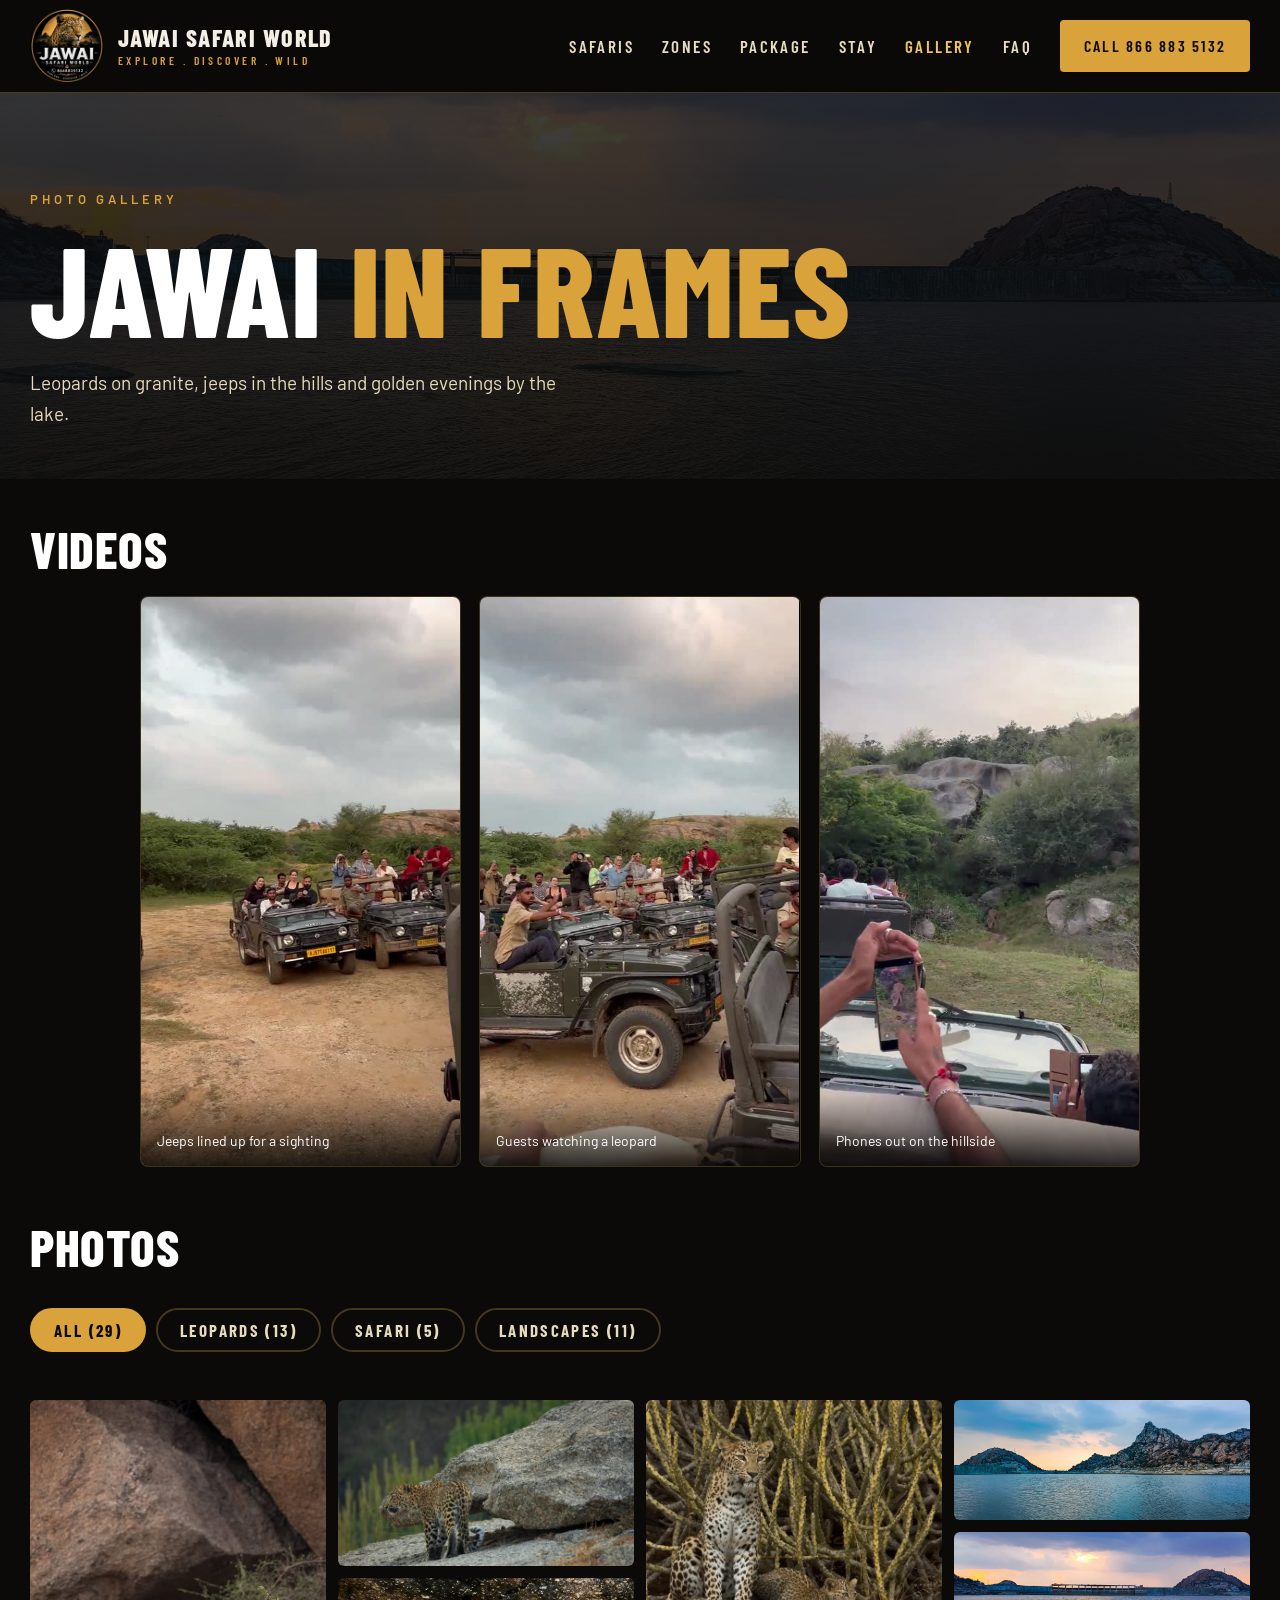
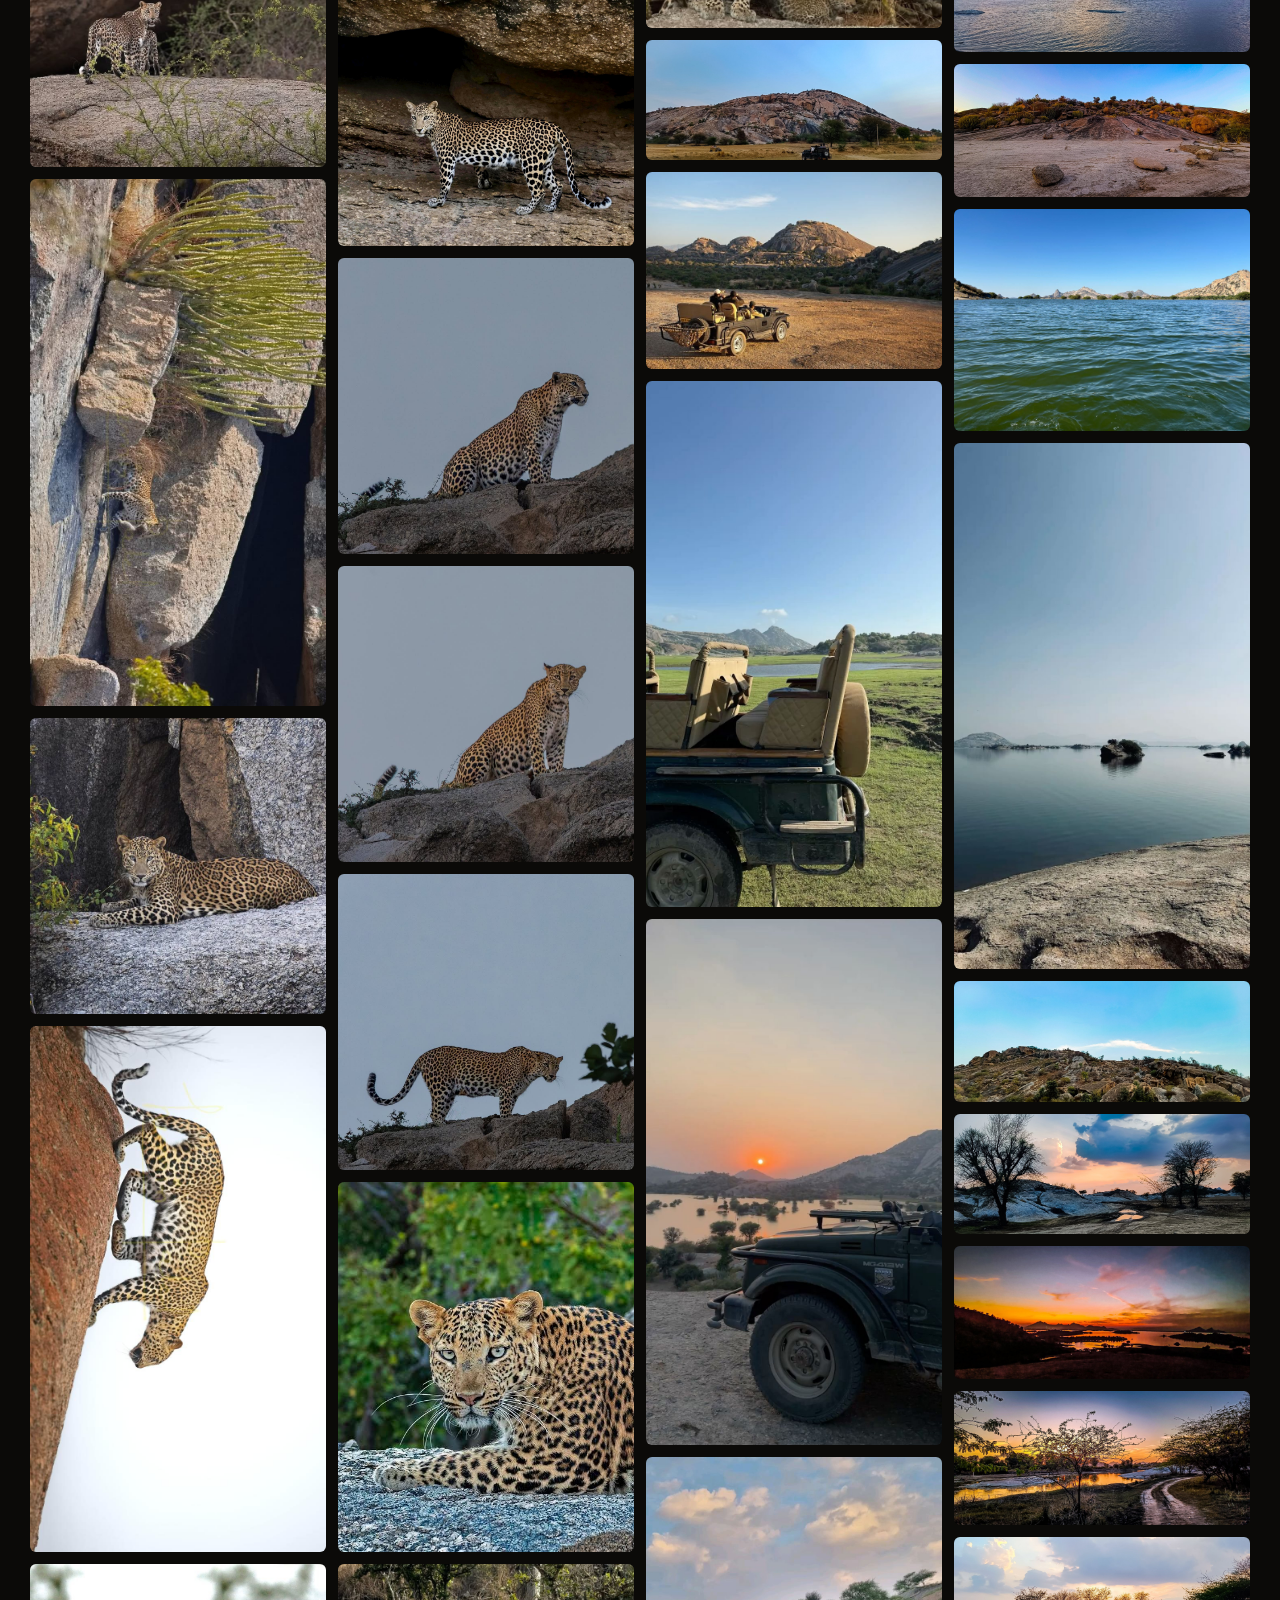
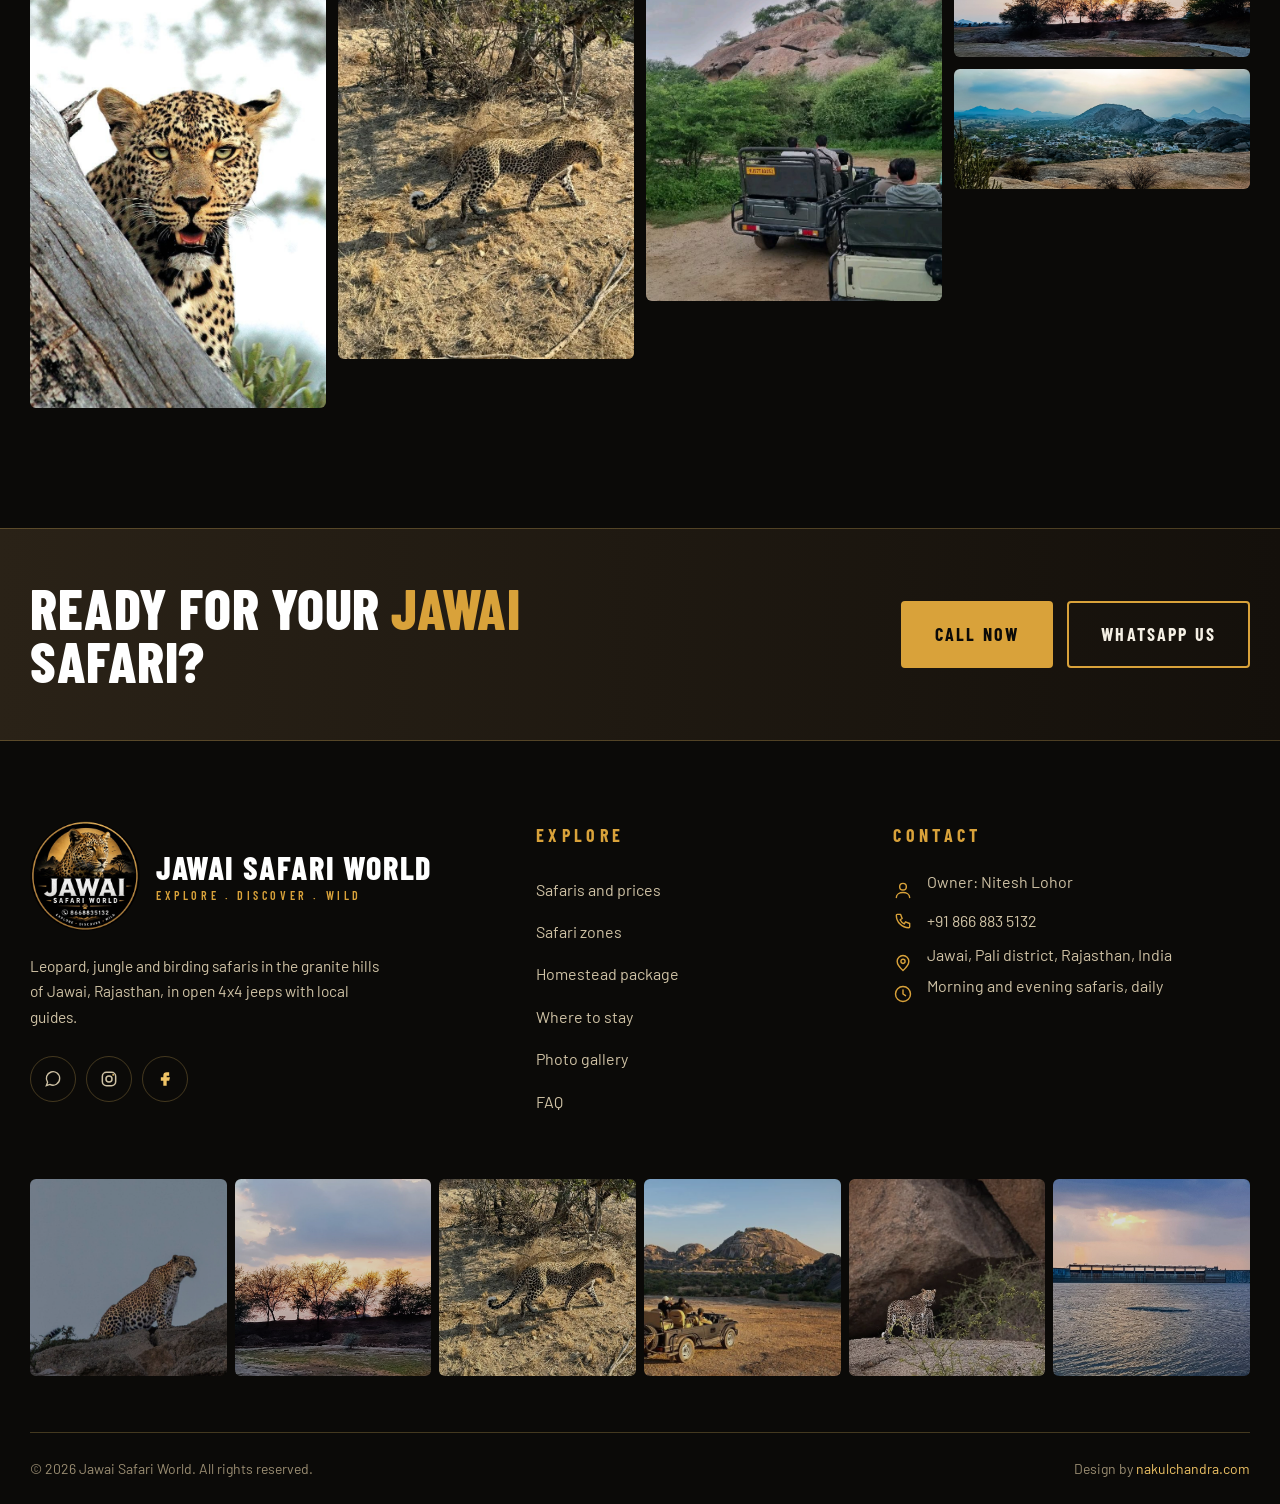
<file: gallery.html>
<!doctype html><html lang="en"><head><meta charset="utf-8"><meta name="viewport" content="width=device-width,initial-scale=1">
<title>Gallery | Jawai Safari World</title><meta name="description" content="Photos of leopards, safari jeeps and sunsets from Jawai, Rajasthan."><link rel="icon" href="assets/logo.png"><link rel="preconnect" href="https://fonts.googleapis.com"><link rel="preconnect" href="https://fonts.gstatic.com" crossorigin>
<link href="https://fonts.googleapis.com/css2?family=Barlow+Condensed:wght@600;700;800&family=Barlow:wght@400;500;600&display=swap" rel="stylesheet"><link rel="stylesheet" href="assets/style.css"></head><body><header><div class="wrap nav">
<a class="logo" href="index.html"><img src="assets/logo.png" alt="Jawai Safari World logo"><span>Jawai Safari World<small>Explore . Discover . Wild</small></span></a>
<button class="burger" aria-label="Open menu" aria-expanded="false"><i></i></button>
<nav class="menu" id="menu"><a href="index.html#safaris">Safaris</a><a href="index.html#zones">Zones</a><a href="index.html#package">Package</a><a href="index.html#stay">Stay</a><a href="gallery.html" class="on">Gallery</a><a href="index.html#faq">FAQ</a><a class="btn fill" href="tel:+918668835132">Call 866 883 5132</a></nav></div></header>
<section class="ghero"><div class="wrap"><span class="eyebrow">Photo gallery</span><h1>Jawai <em>in frames</em></h1><p>Leopards on granite, jeeps in the hills and golden evenings by the lake.</p></div></section>
<section class="gsec"><div class="wrap"><h2 class="vh">Videos</h2><div class="vgrid g"><div class="vc"><video muted loop playsinline preload="none" poster="assets/video/safari-1.jpg" aria-label="Jeeps lined up for a sighting"><source src="assets/video/safari-1.mp4" type="video/mp4"></video><span>Jeeps lined up for a sighting</span></div><div class="vc"><video muted loop playsinline preload="none" poster="assets/video/safari-2.jpg" aria-label="Guests watching a leopard"><source src="assets/video/safari-2.mp4" type="video/mp4"></video><span>Guests watching a leopard</span></div><div class="vc"><video muted loop playsinline preload="none" poster="assets/video/safari-3.jpg" aria-label="Phones out on the hillside"><source src="assets/video/safari-3.mp4" type="video/mp4"></video><span>Phones out on the hillside</span></div></div><h2 class="vh">Photos</h2><div class="filters"><button class="on" data-f="all">All (29)</button><button data-f="Leopards">Leopards (13)</button><button data-f="Safari">Safari (5)</button><button data-f="Landscapes">Landscapes (11)</button></div><div class="gm"><a href="assets/images/leopard-cave.jpg" data-c="Leopards" data-cap="Leopard near a rock cave"><img src="assets/images/leopard-cave.jpg" alt="Leopard near a rock cave" width="736" height="914" loading="lazy"></a><a href="assets/images/leopard-cliff.jpg" data-c="Leopards" data-cap="Leopard on a cliff"><img src="assets/images/leopard-cliff.jpg" alt="Leopard on a cliff" width="720" height="1280" loading="lazy"></a><a href="assets/images/leopard-crevice.jpg" data-c="Leopards" data-cap="Leopard in a rock crevice"><img src="assets/images/leopard-crevice.jpg" alt="Leopard in a rock crevice" width="736" height="736" loading="lazy"></a><a href="assets/images/leopard-descent.jpg" data-c="Leopards" data-cap="Leopard climbing down the rocks"><img src="assets/images/leopard-descent.jpg" alt="Leopard climbing down the rocks" width="720" height="1280" loading="lazy"></a><a href="assets/images/leopard-log.jpg" data-c="Leopards" data-cap="Leopard resting on a log"><img src="assets/images/leopard-log.jpg" alt="Leopard resting on a log" width="690" height="1035" loading="lazy"></a><a href="assets/images/leopard-lookback.jpg" data-c="Leopards" data-cap="Leopard looking back"><img src="assets/images/leopard-lookback.jpg" alt="Leopard looking back" width="1280" height="720" loading="lazy"></a><a href="assets/images/leopard-prowl.jpg" data-c="Leopards" data-cap="Leopard on the prowl"><img src="assets/images/leopard-prowl.jpg" alt="Leopard on the prowl" width="1800" height="1627" loading="lazy"></a><a href="assets/images/leopard-rock-1.jpg" data-c="Leopards" data-cap="Leopard on a rock"><img src="assets/images/leopard-rock-1.jpg" alt="Leopard on a rock" width="1080" height="1080" loading="lazy"></a><a href="assets/images/leopard-rock-2.jpg" data-c="Leopards" data-cap="Leopard resting on a rock"><img src="assets/images/leopard-rock-2.jpg" alt="Leopard resting on a rock" width="1080" height="1080" loading="lazy"></a><a href="assets/images/leopard-rock-3.jpg" data-c="Leopards" data-cap="Leopard watching from a rock"><img src="assets/images/leopard-rock-3.jpg" alt="Leopard watching from a rock" width="1080" height="1080" loading="lazy"></a><a href="assets/images/leopard-stare.jpg" data-c="Leopards" data-cap="Leopard staring at the camera"><img src="assets/images/leopard-stare.jpg" alt="Leopard staring at the camera" width="495" height="619" loading="lazy"></a><a href="assets/images/leopard-walk.jpg" data-c="Leopards" data-cap="Leopard walking across the hills"><img src="assets/images/leopard-walk.jpg" alt="Leopard walking across the hills" width="736" height="981" loading="lazy"></a><a href="assets/images/mother-cub.jpg" data-c="Leopards" data-cap="Leopard mother with her cub"><img src="assets/images/mother-cub.jpg" alt="Leopard mother with her cub" width="1279" height="987" loading="lazy"></a><a href="assets/images/jeep-granite-hill.jpg" data-c="Safari" data-cap="Safari jeep on a granite hill"><img src="assets/images/jeep-granite-hill.jpg" alt="Safari jeep on a granite hill" width="1800" height="730" loading="lazy"></a><a href="assets/images/jeep-hills.jpg" data-c="Safari" data-cap="Safari jeep in the Jawai hills"><img src="assets/images/jeep-hills.jpg" alt="Safari jeep in the Jawai hills" width="736" height="488" loading="lazy"></a><a href="assets/images/jeep-seats.jpg" data-c="Safari" data-cap="Open jeep seats for safari guests"><img src="assets/images/jeep-seats.jpg" alt="Open jeep seats for safari guests" width="736" height="1308" loading="lazy"></a><a href="assets/images/jeep-sunset-lake.jpg" data-c="Safari" data-cap="Safari jeep at sunset by the lake"><img src="assets/images/jeep-sunset-lake.jpg" alt="Safari jeep at sunset by the lake" width="736" height="1308" loading="lazy"></a><a href="assets/images/jeeps-clouds.jpg" data-c="Safari" data-cap="Safari jeeps under dramatic clouds"><img src="assets/images/jeeps-clouds.jpg" alt="Safari jeeps under dramatic clouds" width="736" height="1104" loading="lazy"></a><a href="assets/images/dam-evening.jpg" data-c="Landscapes" data-cap="Jawai dam at evening"><img src="assets/images/dam-evening.jpg" alt="Jawai dam at evening" width="1800" height="730" loading="lazy"></a><a href="assets/images/dam-sunset.jpg" data-c="Landscapes" data-cap="Sunset over the Jawai dam"><img src="assets/images/dam-sunset.jpg" alt="Sunset over the Jawai dam" width="1800" height="730" loading="lazy"></a><a href="assets/images/granite-slab.jpg" data-c="Landscapes" data-cap="Granite slab in the Jawai hills"><img src="assets/images/granite-slab.jpg" alt="Granite slab in the Jawai hills" width="1800" height="812" loading="lazy"></a><a href="assets/images/lake-blue.jpg" data-c="Landscapes" data-cap="Blue waters of Jawai lake"><img src="assets/images/lake-blue.jpg" alt="Blue waters of Jawai lake" width="1600" height="1200" loading="lazy"></a><a href="assets/images/lake-calm.jpg" data-c="Landscapes" data-cap="Calm lake in Jawai"><img src="assets/images/lake-calm.jpg" alt="Calm lake in Jawai" width="736" height="1308" loading="lazy"></a><a href="assets/images/rocky-hill.jpg" data-c="Landscapes" data-cap="Rocky hill of Jawai"><img src="assets/images/rocky-hill.jpg" alt="Rocky hill of Jawai" width="1800" height="730" loading="lazy"></a><a href="assets/images/sunset-clouds.jpg" data-c="Landscapes" data-cap="Sunset clouds over Jawai"><img src="assets/images/sunset-clouds.jpg" alt="Sunset clouds over Jawai" width="1800" height="730" loading="lazy"></a><a href="assets/images/sunset-glow.jpg" data-c="Landscapes" data-cap="Golden sunset glow"><img src="assets/images/sunset-glow.jpg" alt="Golden sunset glow" width="1800" height="812" loading="lazy"></a><a href="assets/images/sunset-lake-tree.jpg" data-c="Landscapes" data-cap="Sunset by the lake with a lone tree"><img src="assets/images/sunset-lake-tree.jpg" alt="Sunset by the lake with a lone tree" width="1800" height="812" loading="lazy"></a><a href="assets/images/sunset-trees.jpg" data-c="Landscapes" data-cap="Trees at sunset"><img src="assets/images/sunset-trees.jpg" alt="Trees at sunset" width="1800" height="730" loading="lazy"></a><a href="assets/images/village-hills.jpg" data-c="Landscapes" data-cap="Village below the Jawai hills"><img src="assets/images/village-hills.jpg" alt="Village below the Jawai hills" width="1800" height="730" loading="lazy"></a></div></div></section>
<div class="lb" id="lb" role="dialog" aria-modal="true" aria-label="Image viewer"><button class="x" aria-label="Close">&times;</button><button class="pv" aria-label="Previous">&#8249;</button><img alt=""><button class="nx" aria-label="Next">&#8250;</button><div class="cap"></div></div>
<footer>
<div class="fcta"><div class="wrap"><h3>Ready for your <em>Jawai</em> safari?</h3><div class="cta"><a class="btn fill" href="tel:+918668835132">Call now</a><a class="btn line" href="https://wa.me/918668835132?text=Hello%20Jawai%20Safari%20World%2C%20I%20would%20like%20to%20plan%20a%20safari." target="_blank" rel="noopener">WhatsApp us</a></div></div></div>
<div class="wrap foot"><div><div class="fl"><img src="assets/logo.png" alt="Jawai Safari World logo"><span>Jawai Safari World<small>Explore . Discover . Wild</small></span></div><p>Leopard, jungle and birding safaris in the granite hills of Jawai, Rajasthan, in open 4x4 jeeps with local guides.</p><div class="soc"><a href="https://wa.me/918668835132" aria-label="WhatsApp" target="_blank" rel="noopener"><svg viewBox="0 0 24 24" aria-hidden="true"><path d="M20 11.5a8 8 0 0 1-11.8 7L4 20l1.5-4.1A8 8 0 1 1 20 11.5z" fill="none" stroke="currentColor" stroke-width="1.6"/></svg></a><a href="https://www.instagram.com/jawai_safari_world_/" aria-label="Instagram" target="_blank" rel="noopener"><svg viewBox="0 0 24 24" aria-hidden="true"><rect x="4" y="4" width="16" height="16" rx="5" fill="none" stroke="currentColor" stroke-width="1.8"/><circle cx="12" cy="12" r="3.6" fill="none" stroke="currentColor" stroke-width="1.8"/><circle cx="17" cy="7" r="1.1"/></svg></a><a href="#" aria-label="Facebook"><svg viewBox="0 0 24 24" aria-hidden="true"><path d="M14 8h3V4h-3a4 4 0 0 0-4 4v2H7v4h3v6h4v-6h3l1-4h-4V8z"/></svg></a></div></div>
<div><h4>Explore</h4><ul><li><a href="index.html#safaris">Safaris and prices</a></li><li><a href="index.html#zones">Safari zones</a></li><li><a href="index.html#package">Homestead package</a></li><li><a href="index.html#stay">Where to stay</a></li><li><a href="gallery.html">Photo gallery</a></li><li><a href="index.html#faq">FAQ</a></li></ul></div>
<div class="ci"><h4>Contact</h4><ul><li><svg viewBox="0 0 24 24" aria-hidden="true"><circle cx="12" cy="8" r="4"/><path d="M4 21c0-4 4-6 8-6s8 2 8 6"/></svg><span>Owner: Nitesh Lohor</span></li><li><svg viewBox="0 0 24 24" aria-hidden="true"><path d="M5 4h4l2 5-2.5 1.5a11 11 0 0 0 5 5L15 13l5 2v4a1 1 0 0 1-1 1A15 15 0 0 1 4 5a1 1 0 0 1 1-1z"/></svg><a href="tel:+918668835132">+91 866 883 5132</a></li><li><svg viewBox="0 0 24 24" aria-hidden="true"><path d="M12 21s7-6 7-11a7 7 0 0 0-14 0c0 5 7 11 7 11z"/><circle cx="12" cy="10" r="2.5"/></svg><span>Jawai, Pali district, Rajasthan, India</span></li><li><svg viewBox="0 0 24 24" aria-hidden="true"><circle cx="12" cy="12" r="9"/><path d="M12 7v5l3 2"/></svg><span>Morning and evening safaris, daily</span></li></ul></div></div>
<div class="wrap fstrip"><a href="gallery.html"><img src="assets/images/leopard-rock-1.jpg" alt="Leopard on a rock" loading="lazy"></a><a href="gallery.html"><img src="assets/images/sunset-trees.jpg" alt="Trees at sunset" loading="lazy"></a><a href="gallery.html"><img src="assets/images/leopard-walk.jpg" alt="Leopard walking across the hills" loading="lazy"></a><a href="gallery.html"><img src="assets/images/jeep-hills.jpg" alt="Safari jeep in the Jawai hills" loading="lazy"></a><a href="gallery.html"><img src="assets/images/leopard-cave.jpg" alt="Leopard near a rock cave" loading="lazy"></a><a href="gallery.html"><img src="assets/images/dam-sunset.jpg" alt="Sunset over the Jawai dam" loading="lazy"></a></div>
<div class="wrap bar"><span>&copy; 2026 Jawai Safari World. All rights reserved.</span><span>Design by <a href="https://nakulchandra.com" target="_blank" rel="noopener">nakulchandra.com</a></span></div></footer><script>
const vio=new IntersectionObserver(e=>e.forEach(x=>{const v=x.target.querySelector('video');if(x.isIntersecting){v.play().catch(()=>{})}else v.pause()}),{threshold:.4});document.querySelectorAll('.vc').forEach(e=>vio.observe(e));
const io=new IntersectionObserver(e=>e.forEach(x=>{if(x.isIntersecting){x.target.classList.add('in');io.unobserve(x.target)}}),{threshold:.12});document.querySelectorAll('.rv').forEach(e=>io.observe(e));
const b=document.querySelector('.burger'),m=document.getElementById('menu');
b.onclick=()=>{const o=m.classList.toggle('open');b.classList.toggle('open',o);b.setAttribute('aria-expanded',o)};
m.querySelectorAll('a').forEach(a=>a.onclick=()=>{m.classList.remove('open');b.classList.remove('open');b.setAttribute('aria-expanded',false)});
</script><script>
const as=[...document.querySelectorAll('.gm a')],lb=document.getElementById('lb'),li=lb.querySelector('img'),cp=lb.querySelector('.cap');let cur=0;
const vis=()=>as.filter(a=>!a.classList.contains('hide'));
function show(i){const v=vis();cur=(i+v.length)%v.length;li.src=v[cur].href;li.alt=v[cur].dataset.cap;cp.textContent=v[cur].dataset.cap+'  ('+(cur+1)+' / '+v.length+')'}
as.forEach(a=>a.onclick=e=>{e.preventDefault();show(vis().indexOf(a));lb.classList.add('on');document.body.style.overflow='hidden'});
const close=()=>{lb.classList.remove('on');document.body.style.overflow=''};
lb.querySelector('.x').onclick=close;lb.querySelector('.pv').onclick=()=>show(cur-1);lb.querySelector('.nx').onclick=()=>show(cur+1);
lb.onclick=e=>{if(e.target===lb)close()};
document.addEventListener('keydown',e=>{if(!lb.classList.contains('on'))return;if(e.key==='Escape')close();if(e.key==='ArrowLeft')show(cur-1);if(e.key==='ArrowRight')show(cur+1)});
document.querySelectorAll('.filters button').forEach(b=>b.onclick=()=>{document.querySelectorAll('.filters button').forEach(x=>x.classList.remove('on'));b.classList.add('on');const f=b.dataset.f;as.forEach(a=>a.classList.toggle('hide',f!=='all'&&a.dataset.c!==f))});
</script></body></html>
</file>
<file: assets/style.css>
:root{--ink:#0b0a08;--ink2:#15120d;--amber:#d9a23a;--amber2:#f0c466;--bone:#f4efe4;--sand:#e9dfca;--line:rgba(240,196,102,.25)}
*{box-sizing:border-box;margin:0;padding:0}
html{scroll-behavior:smooth;scroll-padding-top:92px;-webkit-text-size-adjust:100%}
body{font-family:'Barlow',system-ui,sans-serif;background:var(--ink);color:var(--bone);line-height:1.65;font-size:17px;-webkit-font-smoothing:antialiased;overflow-x:hidden}
img{max-width:100%;display:block}
a{color:inherit;text-decoration:none}
h1,h2,h3{font-family:'Barlow Condensed',Impact,sans-serif;font-weight:800;text-transform:uppercase;line-height:.95;letter-spacing:.01em}
.wrap{width:min(1220px,100% - 48px);margin-inline:auto}
.eyebrow{font-size:13px;letter-spacing:.3em;text-transform:uppercase;font-weight:600;color:var(--amber)}
.btn{display:inline-flex;align-items:center;justify-content:center;gap:10px;padding:17px 32px;border-radius:4px;font-family:'Barlow Condensed',sans-serif;font-weight:700;font-size:18px;letter-spacing:.12em;text-transform:uppercase;border:2px solid var(--amber);transition:.25s;cursor:pointer}
.btn.fill{background:var(--amber);color:var(--ink)}
.btn.fill:hover{background:var(--amber2);border-color:var(--amber2)}
.btn.line{color:var(--bone)}
.btn.line:hover{background:var(--amber);color:var(--ink)}
.btn.sm{padding:13px 24px;font-size:16px}
.rv{opacity:0;transform:translateY(28px);transition:opacity .9s ease,transform .9s ease}
.rv.in{opacity:1;transform:none}
.sec-h{margin-bottom:56px;display:flex;justify-content:space-between;align-items:end;gap:40px;flex-wrap:wrap}
.sec-h h2{font-size:clamp(44px,5.8vw,86px);margin-top:16px;color:#fff}
.sec-h h2 em{font-style:normal;color:var(--amber)}
.sec-h p{max-width:430px;color:#cfc2a5}
.light .sec-h h2{color:var(--ink)}.light .sec-h p{color:#4a3f2e}.light .eyebrow{color:#8a5a1c}

header{position:sticky;top:0;z-index:50;background:rgba(11,10,8,.94);backdrop-filter:blur(8px);border-bottom:1px solid var(--line)}
.nav{display:flex;align-items:center;justify-content:space-between;gap:24px;min-height:92px}
.logo{display:flex;align-items:center;gap:14px}
.logo img{height:74px;width:74px}
.logo span{font-family:'Barlow Condensed',sans-serif;font-weight:800;font-size:24px;letter-spacing:.06em;text-transform:uppercase;line-height:1}
.logo small{display:block;font-size:11.5px;letter-spacing:.3em;color:var(--amber);font-weight:600;margin-top:5px}
.menu{display:flex;align-items:center;gap:28px}
.menu a{font-family:'Barlow Condensed',sans-serif;font-weight:600;font-size:17px;letter-spacing:.14em;text-transform:uppercase;color:#e8dcc0;transition:.2s}
.menu a:hover,.menu a.on{color:var(--amber2)}
.menu .btn{padding:11px 22px;font-size:16px;color:var(--ink)}
.menu .btn:hover{color:var(--ink)}
.burger{flex:0 0 48px;display:none;background:none;border:2px solid var(--line);width:48px;height:48px;border-radius:6px;cursor:pointer;position:relative}
.burger i,.burger i::before,.burger i::after{position:absolute;left:11px;width:20px;height:2px;background:var(--amber2);content:"";transition:.25s}
.burger i{top:21px}.burger i::before{left:0;top:-7px}.burger i::after{left:0;top:7px}

.hero{position:relative;min-height:max(680px,calc(100vh - 92px));min-height:max(680px,calc(100svh - 92px));display:flex;align-items:center;overflow:hidden;background:#1a140c}
.hero-bg{position:absolute;inset:0;background:url(images/leopard-lookback.jpg) 30% center/cover no-repeat;transform:scale(1.04);animation:kb 20s ease-out forwards}
@keyframes kb{to{transform:scale(1.1)}}
.hero::before{content:"";position:absolute;inset:0;z-index:1;background:linear-gradient(270deg,rgba(11,10,8,.93) 0%,rgba(11,10,8,.74) 40%,rgba(11,10,8,.12) 78%),linear-gradient(180deg,rgba(11,10,8,.4),rgba(11,10,8,0) 30%,rgba(11,10,8,.85) 100%)}
.hero .wrap{position:relative;z-index:2;display:flex;justify-content:flex-end;padding:70px 0}
.hero .hc{max-width:620px}
.hero h1{font-size:clamp(64px,9.4vw,140px);margin:20px 0 26px;color:#fff;text-shadow:0 2px 30px rgba(0,0,0,.5)}
.hero h1 em{display:block;font-style:normal;color:var(--amber)}
.hero p{font-size:20px;max-width:520px;color:#fff;text-shadow:0 1px 14px rgba(0,0,0,.7);margin-bottom:36px}
.cta{display:flex;gap:14px;flex-wrap:wrap}
.pricebar{background:var(--ink2);border-block:1px solid var(--line)}
.pricebar .wrap{display:grid;grid-template-columns:repeat(4,1fr)}
.pricebar div{padding:22px 24px;display:flex;flex-direction:column}
.pricebar div+div{border-left:1px solid var(--line)}
.pricebar small{font-size:12px;letter-spacing:.24em;text-transform:uppercase;color:#a89a7d;font-weight:600}
.pricebar b{font-family:'Barlow Condensed',sans-serif;font-size:30px;font-weight:800;color:var(--amber2);line-height:1.2}
.pricebar b i{font-style:normal;font-size:15px;color:#cfc2a5;font-weight:600;letter-spacing:.06em}

.marq{background:var(--amber);color:var(--ink);overflow:hidden;white-space:nowrap;border-block:2px solid var(--ink)}
.marq div{display:inline-flex;animation:mq 26s linear infinite}
.marq span{font-family:'Barlow Condensed',sans-serif;font-weight:800;font-size:30px;letter-spacing:.14em;text-transform:uppercase;padding:14px 30px;display:flex;align-items:center;gap:60px}
.marq span::after{content:"";width:10px;height:10px;border-radius:50%;background:var(--ink)}
@keyframes mq{to{transform:translateX(-50%)}}

.exp{padding:130px 0;background:var(--ink)}
.exp .wrap{display:grid;grid-template-columns:1fr 1fr;gap:90px;align-items:center}
.exp h2{font-size:clamp(46px,6vw,92px);margin:18px 0 30px;color:#fff}
.exp h2 em{font-style:normal;color:var(--amber)}
.exp p{color:#d9ccb0;max-width:520px;margin-bottom:18px}
.stats{display:grid;grid-template-columns:repeat(3,auto);gap:34px;margin-top:34px;justify-content:start}
.stats b{display:block;font-family:'Barlow Condensed',sans-serif;font-size:60px;font-weight:800;color:var(--amber);line-height:1}
.stats span{font-size:13px;letter-spacing:.2em;text-transform:uppercase;color:#a89a7d;font-weight:600}
.exp .pics{position:relative;padding-bottom:80px}
.exp .pics .a{width:100%;aspect-ratio:4/5;object-fit:cover;border-radius:6px;border:2px solid var(--line)}
.exp .pics .b{position:absolute;left:-26px;bottom:0;width:52%;aspect-ratio:4/3;object-fit:cover;border:8px solid var(--ink);border-radius:6px}

.safaris{padding:120px 0;background:var(--bone);color:var(--ink)}
.cards{display:grid;grid-template-columns:repeat(2,1fr);gap:26px}
.card{background:#fff;border:1px solid rgba(11,10,8,.12);border-radius:8px;overflow:hidden;display:flex;flex-direction:column}
.card .ph{position:relative;aspect-ratio:16/10;overflow:hidden}
.card .ph img{width:100%;height:100%;object-fit:cover;transition:transform .7s}
.card:hover .ph img{transform:scale(1.05)}
.dur{position:absolute;left:16px;top:16px;background:var(--ink);color:var(--amber2);font-family:'Barlow Condensed',sans-serif;font-weight:700;letter-spacing:.12em;text-transform:uppercase;font-size:15px;padding:6px 14px;border-radius:3px}
.cb{padding:28px 28px 30px;display:flex;flex-direction:column;gap:12px;flex:1}
.card h3{font-size:36px}
.card .meta{font-size:13px;letter-spacing:.16em;text-transform:uppercase;color:#8a5a1c;font-weight:600}
.card p{color:#4a3f2e;font-size:16px}
.prs{display:flex;gap:12px;flex-wrap:wrap;margin:6px 0}
.pr{flex:1 1 150px;border:2px solid var(--ink);border-radius:6px;padding:12px 16px;display:flex;flex-direction:column;line-height:1.2}
.pr span{font-size:12px;letter-spacing:.2em;text-transform:uppercase;font-weight:600;color:#6b5a3f}
.pr b{font-family:'Barlow Condensed',sans-serif;font-size:34px;font-weight:800;color:var(--ink)}
.pr small{font-size:13px;color:#6b5a3f}
.card details{border-top:1px solid rgba(11,10,8,.14);padding-top:8px}
.card summary{cursor:pointer;font-family:'Barlow Condensed',sans-serif;font-weight:700;letter-spacing:.14em;text-transform:uppercase;font-size:16px;padding:8px 0;list-style:none;display:flex;justify-content:space-between}
.card summary::after{content:"+";color:#8a5a1c;font-size:22px;line-height:1}
.card details[open] summary::after{content:"-"}
.card summary::-webkit-details-marker{display:none}
.card li{margin:6px 0 6px 20px;font-size:15.5px;color:#3d3426}
.card .btn.fill{margin-top:auto;align-self:flex-start;color:var(--ink)}
.note{margin-top:26px;font-size:14.5px;color:#5a4d38}

.zones{padding:120px 0;background:var(--ink)}
.zwrap{display:grid;grid-template-columns:.9fr 1.1fr;gap:50px;align-items:start}
.zmap{position:sticky;top:110px;border-radius:8px;overflow:hidden;border:2px solid var(--line);background:#fff}
.zmap img{width:100%}
.zlist{display:flex;flex-direction:column;gap:18px}
.zone{display:grid;grid-template-columns:200px 1fr;gap:0;border:1px solid var(--line);border-radius:8px;overflow:hidden;background:var(--ink2)}
.zp img{width:100%;height:100%;object-fit:cover;min-height:170px}
.zt{padding:22px 26px}
.zt b{font-family:'Barlow Condensed',sans-serif;font-size:18px;color:var(--amber);letter-spacing:.2em}
.zt h3{font-size:34px;color:#fff;margin:2px 0 2px}
.zt em{font-style:normal;color:var(--amber2);font-weight:600;font-size:15px;letter-spacing:.08em;text-transform:uppercase}
.zt ul{margin:10px 0 0 18px;color:#cfc2a5;font-size:15.5px}

.package{padding:120px 0;background:var(--ink2)}
.pk-top{display:grid;grid-template-columns:1.1fr .9fr;gap:60px;align-items:start}
.pk-rail{display:grid;grid-template-columns:repeat(3,1fr);gap:8px}
.pk-rail figure:first-child{grid-column:span 3}
.pk-rail img{width:100%;aspect-ratio:3/2;object-fit:cover;border-radius:6px}
.pk-rail figure:first-child img{aspect-ratio:16/9}
.pk-price{background:var(--amber);color:var(--ink);border-radius:8px;padding:34px 32px;margin-bottom:26px}
.pk-price small{font-size:12.5px;letter-spacing:.24em;text-transform:uppercase;font-weight:700}
.pk-price b{display:block;font-family:'Barlow Condensed',sans-serif;font-size:76px;font-weight:800;line-height:1;margin:4px 0}
.pk-price span{font-weight:600}
.pk-price p{font-size:14.5px;margin-top:10px}
.pk-info h3{font-size:44px;color:#fff;margin:14px 0 6px}
.pk-info .loc{color:var(--amber2);letter-spacing:.14em;text-transform:uppercase;font-weight:600;font-size:14px;margin-bottom:18px}
.chips{display:flex;flex-wrap:wrap;gap:8px;margin:16px 0 26px}
.chips span{border:1px solid var(--line);border-radius:999px;padding:7px 16px;font-size:14.5px;color:#e8dcc0}
.pk-cols{display:grid;grid-template-columns:repeat(3,1fr);gap:26px;margin-top:60px}
.pk-box{border:1px solid var(--line);border-radius:8px;padding:30px 28px;background:var(--ink)}
.pk-box h4{font-family:'Barlow Condensed',sans-serif;font-size:24px;letter-spacing:.14em;text-transform:uppercase;color:var(--amber);margin-bottom:14px}
.pk-box li{margin:0 0 9px 18px;color:#d9ccb0;font-size:15.5px}
.pk-box .t{display:block;color:var(--amber2);font-weight:700;font-size:14px;letter-spacing:.08em}
.pk-box p{font-size:15.5px;color:#d9ccb0;margin-bottom:10px}

.stay{padding:120px 0;background:var(--bone);color:var(--ink)}
.hgrid{display:grid;grid-template-columns:repeat(3,1fr);gap:22px}
.hotel{background:#fff;border:1px solid rgba(11,10,8,.12);border-radius:8px;overflow:hidden;display:flex;flex-direction:column}
.hp{position:relative;aspect-ratio:3/2;overflow:hidden}
.hp img{width:100%;height:100%;object-fit:cover;transition:transform .7s}
.hotel:hover .hp img{transform:scale(1.05)}
.tag{position:absolute;left:12px;top:12px;background:var(--ink);color:var(--amber2);font-size:12px;letter-spacing:.2em;text-transform:uppercase;font-weight:600;padding:5px 12px;border-radius:3px}
.rt{position:absolute;right:12px;top:12px;background:#fff;color:var(--ink);font-weight:700;font-size:14px;padding:5px 11px;border-radius:3px}
.hb{padding:22px 24px 26px;display:flex;flex-direction:column;gap:6px;flex:1}
.hb h3{font-size:30px}
.loc{font-size:13px;letter-spacing:.14em;text-transform:uppercase;color:#8a5a1c;font-weight:600}
.am{font-size:15px;color:#4a3f2e}
.hpr{margin-top:auto;padding-top:14px;display:flex;align-items:baseline;gap:10px;flex-wrap:wrap}
.hpr b{font-family:'Barlow Condensed',sans-serif;font-size:32px;font-weight:800}
.hpr small{font-size:13px;color:#6b5a3f}

.gprev{padding:120px 0;background:var(--ink)}
.gp-grid{display:grid;grid-template-columns:repeat(4,1fr);grid-auto-rows:230px;gap:10px}
.gp-grid a{position:relative;overflow:hidden;border-radius:6px;display:block}
.gp-grid a img{width:100%;height:100%;object-fit:cover;transition:transform .7s}
.gp-grid a:hover img{transform:scale(1.06)}
.gp-grid .w2{grid-column:span 2}.gp-grid .h2{grid-row:span 2}
.gp-more{text-align:center;margin-top:44px}

.band{position:relative;padding:170px 0;text-align:center;overflow:hidden;background:#241b10}
.band::before{content:"";position:absolute;inset:0;background:linear-gradient(rgba(11,10,8,.55),rgba(11,10,8,.7)),url(images/sunset-lake-tree.jpg) center/cover;background-attachment:scroll,fixed}
.band .wrap{position:relative}
.band h2{font-size:clamp(46px,8vw,118px);color:#fff;max-width:14ch;margin:18px auto 24px}
.band h2 em{font-style:normal;color:var(--amber)}
.band p{max-width:520px;margin:0 auto;color:#eadcbd;font-size:18px}

.faq{padding:120px 0;background:var(--ink2)}
.faq .wrap{display:grid;grid-template-columns:.8fr 1.2fr;gap:80px;align-items:start}
.faq h2{font-size:clamp(44px,5.6vw,84px);margin-top:16px;color:#fff}
.faq h2 em{font-style:normal;color:var(--amber)}
.faq details{border-top:1px solid var(--line);padding:6px 0}
.faq details:last-child{border-bottom:1px solid var(--line)}
.faq summary{cursor:pointer;list-style:none;padding:20px 40px 20px 0;font-family:'Barlow Condensed',sans-serif;font-weight:700;font-size:26px;letter-spacing:.03em;text-transform:uppercase;position:relative;color:#fff}
.faq summary::-webkit-details-marker{display:none}
.faq summary::after{content:"+";position:absolute;right:4px;top:50%;transform:translateY(-50%);color:var(--amber);font-size:32px;font-weight:600}
.faq details[open] summary::after{content:"-"}
.faq details p{color:#cfc2a5;padding:0 30px 22px 0}

.contact{padding:120px 0;background:var(--amber);color:var(--ink);text-align:center}
.contact .eyebrow{color:var(--ink)}
.contact h2{font-size:clamp(46px,7vw,104px);margin:16px 0 14px}
.contact p{max-width:560px;margin:0 auto 30px;font-size:18px}
.contact .num{font-family:'Barlow Condensed',sans-serif;font-weight:800;font-size:clamp(44px,8.4vw,120px);letter-spacing:.02em;display:block;line-height:1;margin-bottom:38px}
.contact .num:hover{opacity:.75}
.contact .btn{border-color:var(--ink)}
.contact .btn.fill{background:var(--ink);color:var(--amber)}
.contact .btn.fill:hover{background:#2a2112;border-color:#2a2112}
.contact .btn.line{color:var(--ink)}
.contact .btn.line:hover{background:var(--ink);color:var(--amber)}
.contact .cta{justify-content:center}

/* gallery page */
.ghero{padding:90px 0 50px;background:linear-gradient(rgba(11,10,8,.78),rgba(11,10,8,.92)),url(images/dam-sunset.jpg) center/cover}
.ghero h1{font-size:clamp(60px,10vw,150px);color:#fff;margin:16px 0 18px}
.ghero h1 em{font-style:normal;color:var(--amber)}
.ghero p{max-width:560px;color:#e6d9bc;font-size:19px}
.gsec{padding:46px 0 120px;background:var(--ink)}
.filters{display:flex;gap:10px;flex-wrap:wrap;margin-bottom:34px;position:sticky;top:92px;z-index:20;padding:14px 0;background:var(--ink)}
.filters button{min-height:44px;background:none;border:2px solid var(--line);color:#e8dcc0;font-family:'Barlow Condensed',sans-serif;font-weight:700;letter-spacing:.14em;text-transform:uppercase;font-size:17px;padding:10px 22px;border-radius:999px;cursor:pointer;transition:.2s}
.filters button:hover{border-color:var(--amber)}
.filters button.on{background:var(--amber);color:var(--ink);border-color:var(--amber)}
.gm{columns:4 260px;column-gap:12px}
.gm a{display:block;margin-bottom:12px;break-inside:avoid;border-radius:6px;overflow:hidden;position:relative;cursor:zoom-in}
.gm a.hide{display:none}
.gm img{width:100%;height:auto;transition:transform .6s,opacity .3s}
.gm a:hover img{transform:scale(1.04)}
.gm a::after{content:attr(data-cap);position:absolute;left:0;right:0;bottom:0;padding:26px 14px 12px;font-size:14px;color:#fff;background:linear-gradient(transparent,rgba(0,0,0,.75));opacity:0;transition:.3s}
.gm a:hover::after{opacity:1}
.lb{position:fixed;inset:0;z-index:100;background:rgba(6,5,4,.96);display:none;align-items:center;justify-content:center;padding:56px 70px}
.lb.on{display:flex}
.lb img{max-width:100%;max-height:100%;border-radius:4px;object-fit:contain}
.lb button{position:absolute;background:rgba(240,196,102,.12);border:1px solid var(--line);color:#fff;width:52px;height:52px;border-radius:50%;font-size:28px;line-height:1;cursor:pointer;display:grid;place-items:center}
.lb button:hover{background:var(--amber);color:var(--ink)}
.lb .x{top:16px;right:18px}.lb .pv{left:14px;top:50%;transform:translateY(-50%)}.lb .nx{right:14px;top:50%;transform:translateY(-50%)}
.lb .cap{position:absolute;left:0;right:0;bottom:14px;text-align:center;color:#cfc2a5;font-size:14px;letter-spacing:.08em}

footer{background:var(--ink);color:#cfc2a5}
.fcta{border-top:1px solid var(--line);border-bottom:1px solid var(--line);background:linear-gradient(90deg,#2a2217,#14100b)}
.fcta .wrap{display:flex;align-items:center;justify-content:space-between;gap:28px;padding:52px 0;flex-wrap:wrap}
.fcta h3{font-size:clamp(34px,4.4vw,58px);color:#fff;max-width:640px}
.fcta h3 em{font-style:normal;color:var(--amber)}
.foot{display:grid;grid-template-columns:1.5fr 1fr 1.2fr;gap:60px;padding:80px 0 56px}
.foot .fl{display:flex;align-items:center;gap:16px;margin-bottom:22px}
.foot .fl img{width:110px;height:110px}
.foot .fl span{font-family:'Barlow Condensed',sans-serif;font-weight:800;font-size:32px;letter-spacing:.05em;text-transform:uppercase;line-height:1;color:#fff}
.foot .fl small{display:block;font-size:12px;letter-spacing:.3em;color:var(--amber);margin-top:6px;font-weight:600}
.foot p{max-width:360px;font-size:15.5px}
.foot h4{font-family:'Barlow Condensed',sans-serif;font-size:18px;letter-spacing:.24em;text-transform:uppercase;color:var(--amber);margin-bottom:18px;font-weight:700}
.foot li{list-style:none;font-size:16px;overflow-wrap:anywhere}
.foot li a{display:inline-block;padding:8px 0}
.foot a:hover{color:var(--amber2)}
.ci li{display:flex;gap:14px;align-items:flex-start}
.ci svg{flex:0 0 20px;width:20px;height:20px;margin-top:11px;fill:none;stroke:var(--amber);stroke-width:1.7;stroke-linecap:round;stroke-linejoin:round}
.soc{display:flex;gap:10px;margin-top:26px;flex-wrap:wrap}
.soc a{width:46px;height:46px;border-radius:50%;border:1px solid var(--line);display:grid;place-items:center;transition:.25s}
.soc a:hover{background:var(--amber);border-color:var(--amber)}
.soc svg{width:20px;height:20px;fill:var(--amber2);transition:.25s}
.soc a:hover svg{fill:var(--ink)}
.fstrip{display:grid;grid-template-columns:repeat(6,1fr);gap:8px;padding-bottom:56px}
.fstrip img{width:100%;aspect-ratio:1;object-fit:cover;border-radius:6px;opacity:.85;transition:.3s}
.fstrip a:hover img{opacity:1}
.bar{border-top:1px solid var(--line);padding:24px 0;display:flex;justify-content:space-between;gap:16px;flex-wrap:wrap;font-size:14px;color:#9a8d72}
.bar a{color:var(--amber2)}

@media (max-width:1100px){
 .menu{position:absolute;top:100%;left:0;right:0;background:var(--ink);flex-direction:column;align-items:stretch;gap:0;padding:8px 24px 26px;border-bottom:1px solid var(--line);display:none}
 .menu.open{display:flex}
 .menu a{padding:16px 0;border-bottom:1px solid var(--line);font-size:19px}
 .menu .btn{margin-top:20px;border-bottom:2px solid var(--amber)}
 .burger{display:block}
 .burger.open i{background:transparent}.burger.open i::before{top:0;transform:rotate(45deg)}.burger.open i::after{top:0;transform:rotate(-45deg)}
 .hero .wrap{justify-content:flex-start}
 .exp .wrap,.zwrap,.pk-top,.faq .wrap{grid-template-columns:minmax(0,1fr);gap:56px}
 .exp .pics .b{left:0}
 .cards{grid-template-columns:minmax(0,1fr)}
 .zmap{position:static}
 .pk-cols{grid-template-columns:minmax(0,1fr)}
 .hgrid{grid-template-columns:repeat(2,minmax(0,1fr))}
 .gp-grid{grid-template-columns:repeat(2,1fr);grid-auto-rows:200px}
 .pricebar .wrap{grid-template-columns:repeat(2,1fr)}
 .pricebar div:nth-child(3){border-left:0}.pricebar div:nth-child(n+3){border-top:1px solid var(--line)}
 .foot{grid-template-columns:minmax(0,1fr) minmax(0,1fr)}
 .foot>div:first-child{grid-column:1/-1}
 .fstrip{grid-template-columns:repeat(3,1fr)}
}
@media (max-width:640px){
 body{font-size:16.5px}
 .wrap{width:min(1220px,100% - 36px)}
 .nav{min-height:78px}
 .logo img{width:58px;height:58px}.logo span{font-size:20px}.logo small{font-size:10px;letter-spacing:.24em}
 .hero{min-height:max(620px,calc(100vh - 78px));min-height:max(620px,calc(100svh - 78px));align-items:flex-end}
 .hero-bg{background-position:22% center}
 .hero::before{background:linear-gradient(180deg,rgba(11,10,8,.55) 0%,rgba(11,10,8,.5) 35%,rgba(11,10,8,.94) 100%)}
 .hero .wrap{padding:56px 0 40px}
 .hero h1{font-size:clamp(58px,18vw,84px)}
 .hero p{font-size:18px}
 .cta .btn{width:100%}
 .pricebar div{padding:16px 14px}.pricebar b{font-size:24px}
 .marq span{font-size:24px;padding:12px 22px;gap:40px}
 .exp,.faq,.contact,.package,.zones,.gprev{padding:84px 0}.safaris,.stay{padding:80px 0}.band{padding:110px 0}
 .sec-h{margin-bottom:36px}
 .exp .pics{padding-bottom:60px}.exp .pics .b{width:56%}
 .stats{gap:22px}.stats b{font-size:46px}
 .cb{padding:22px 20px 24px}.card h3{font-size:32px}.pr b{font-size:30px}
 .zone{grid-template-columns:minmax(0,1fr)}.zp img{height:190px}
 .pk-price b{font-size:62px}.pk-info h3{font-size:36px}
 .pk-box{padding:24px 22px}
 .hgrid{grid-template-columns:minmax(0,1fr)}
 .gp-grid{grid-auto-rows:150px;gap:8px}
 .band::before{background-attachment:scroll,scroll}
 .faq summary{font-size:22px}
 .ghero{padding:60px 0 36px}.gsec{padding:30px 0 80px}
 .filters{top:78px;gap:8px}.filters button{padding:9px 16px;font-size:15px}
 .gm{columns:2 140px;column-gap:8px}.gm a{margin-bottom:8px}
 .lb{padding:56px 10px}.lb .pv{left:6px}.lb .nx{right:6px}.lb button{width:44px;height:44px}
 .foot{grid-template-columns:minmax(0,1fr);gap:36px;padding:60px 0 40px}
 .foot .fl img{width:84px;height:84px}.foot .fl span{font-size:26px}
 .bar{flex-direction:column}
 .fcta .wrap{padding:40px 0}
}
@media (prefers-reduced-motion:reduce){.hero-bg,.marq div{animation:none}.rv{opacity:1;transform:none;transition:none}html{scroll-behavior:auto}}
.vids{padding:120px 0;background:var(--ink2)}
.vgrid{display:grid;grid-template-columns:repeat(3,minmax(0,1fr));gap:18px;max-width:1000px;margin-inline:auto}
.vgrid.g{margin:0 auto 56px}
.vc{position:relative;border-radius:8px;overflow:hidden;border:1px solid var(--line);background:#000;aspect-ratio:9/16}
.vc video{width:100%;height:100%;object-fit:cover;display:block}
.vc span{position:absolute;left:0;right:0;bottom:0;padding:34px 16px 14px;font-size:14px;color:#fff;background:linear-gradient(transparent,rgba(0,0,0,.8));pointer-events:none}
.vh{font-size:clamp(34px,4vw,52px);color:#fff;margin:0 0 22px}
@media (max-width:1100px){.vgrid{grid-template-columns:repeat(3,minmax(0,1fr))}}
@media (max-width:640px){.vids{padding:84px 0}.vgrid{grid-template-columns:minmax(0,1fr);max-width:340px}.vgrid.g{margin-bottom:40px}}
@media (max-width:640px){.card .btn.fill,.pk-info .btn{width:100%;align-self:stretch}.foot .fl small{letter-spacing:.2em}}
@media (max-width:1100px){.gp-grid a:last-child{grid-column:span 2}}
.menu .btn{white-space:nowrap}
.hero .hc{max-width:760px}
.hero h1{font-size:clamp(60px,8vw,112px)}
.hero h1 em{white-space:nowrap}
@media (max-width:640px){.hero h1{font-size:clamp(54px,16vw,80px)}.hero h1 em{white-space:normal}}
.hero h1 em{white-space:normal}
.hero .hc{max-width:700px}
.hero h1{font-size:clamp(60px,7vw,100px)}
@media (max-width:640px){.hero h1{font-size:clamp(54px,16vw,80px)}}
.contact .own{font-family:'Barlow Condensed',sans-serif;font-weight:700;font-size:22px;letter-spacing:.18em;text-transform:uppercase;margin:0 auto 10px}
</file>
